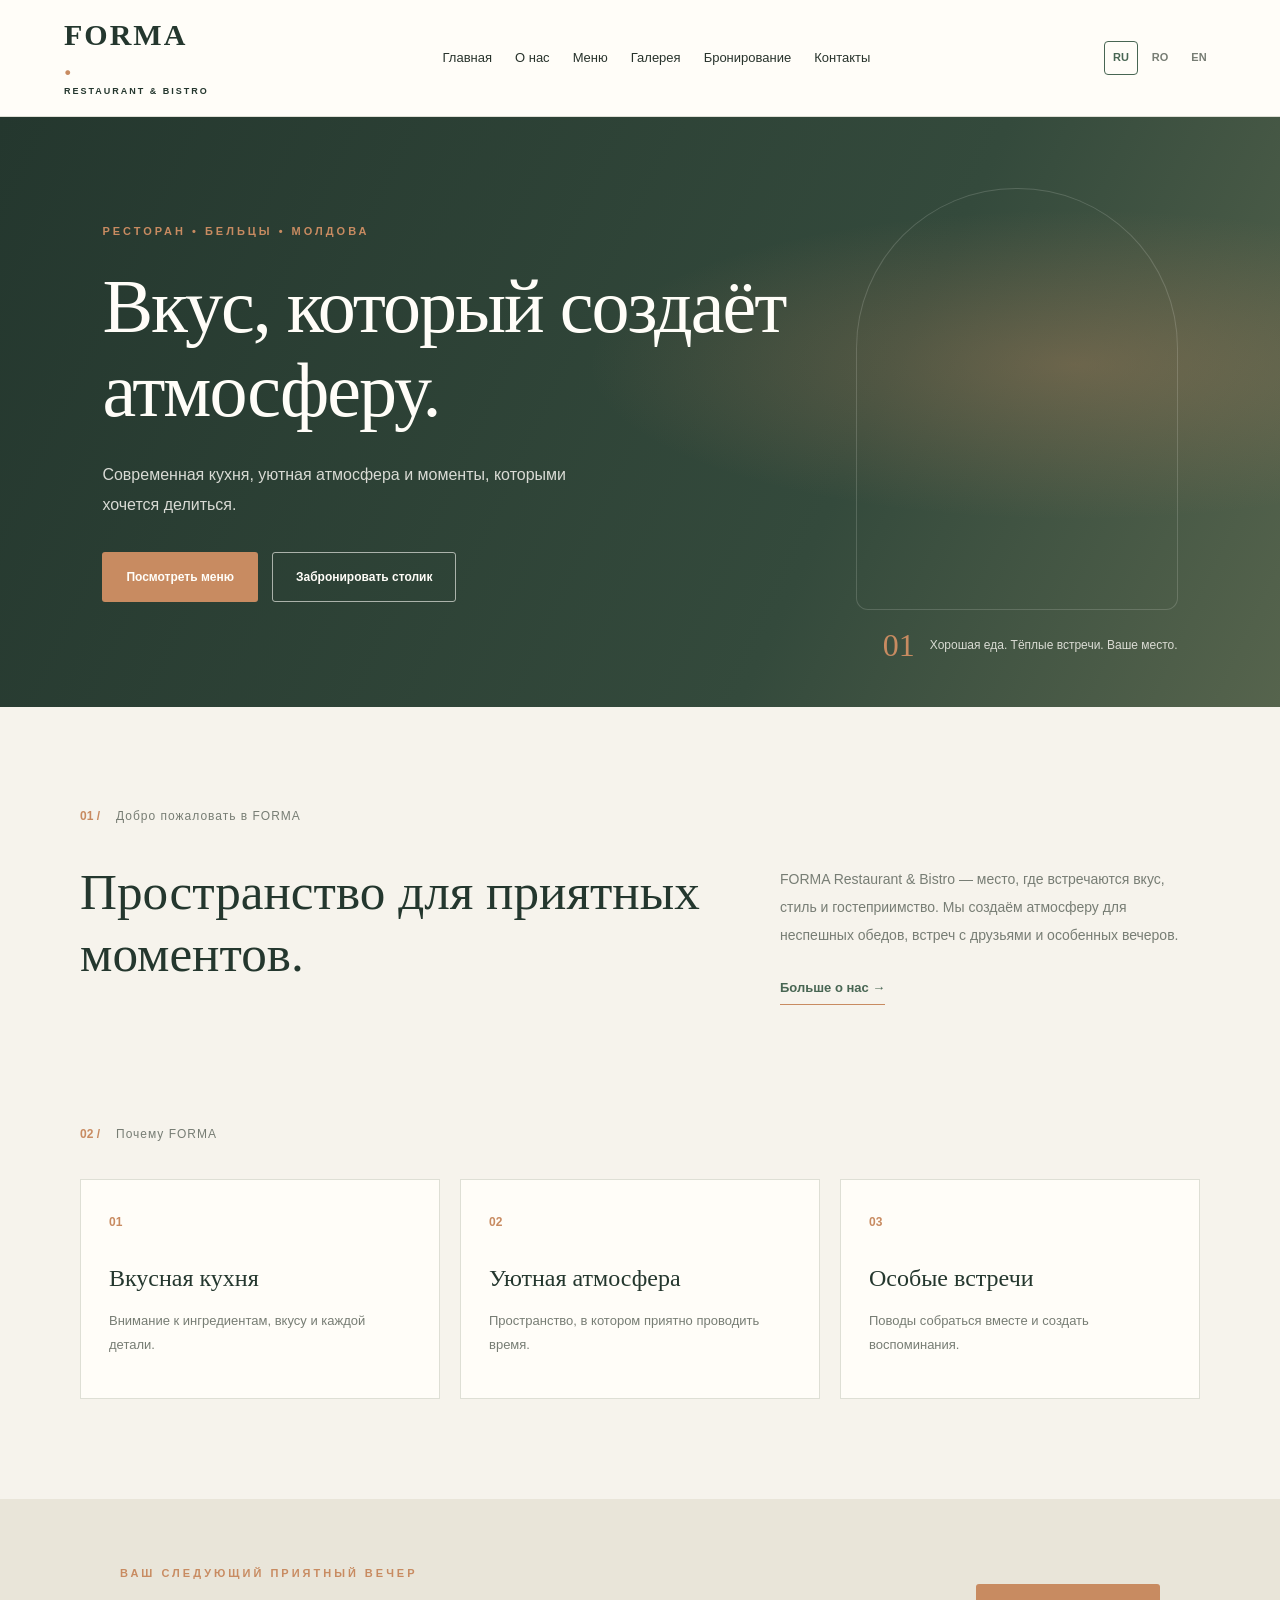
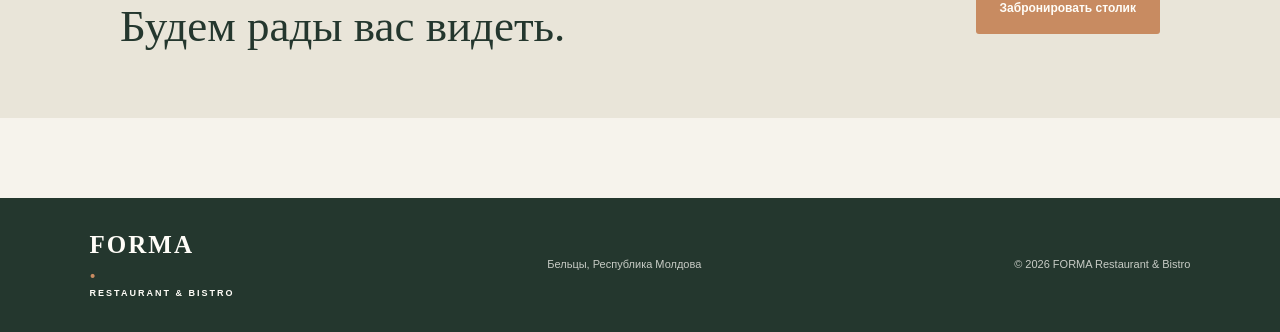
<file: index.html>
<!DOCTYPE html>
<html lang="ru">
<head>
    <meta charset="UTF-8">
    <meta name="viewport" content="width=device-width, initial-scale=1.0">
    <meta name="description"
          content="FORMA Restaurant & Bistro — ресторан современной кухни в Бельцах.">
    <title>FORMA Restaurant & Bistro | Bălți</title>
    <link rel="stylesheet" href="css/style.css">
    <script src="js/script.js" defer></script>
</head>
<body>
    <header class="site-header">
        <a class="logo" href="index.html" aria-label="FORMA — главная">
            FORMA<span>.</span>
            <small>RESTAURANT & BISTRO</small>
        </a>

        <nav class="main-nav" aria-label="Главная навигация">
            <a href="index.html" data-i18n="home">Главная</a>
            <a href="about.html" data-i18n="about">О нас</a>
            <a href="menu.html" data-i18n="menu">Меню</a>
            <a href="gallery.html" data-i18n="gallery">Галерея</a>
            <a href="booking.html" data-i18n="booking">Бронирование</a>
            <a href="contacts.html" data-i18n="contacts">Контакты</a>
        </nav>

        <div class="language-switcher" aria-label="Выбор языка">
            <button class="lang-btn active" data-lang="ru">RU</button>
            <button class="lang-btn" data-lang="ro">RO</button>
            <button class="lang-btn" data-lang="en">EN</button>
        </div>
    </header>

    <main>
        <section class="hero">
            <div class="hero-content">
                <p class="eyebrow" data-i18n="eyebrow">
                    РЕСТОРАН • БЕЛЬЦЫ • МОЛДОВА
                </p>

                <h1 data-i18n="heroTitle">
                    Вкус, который<br>создаёт атмосферу.
                </h1>

                <p class="hero-description" data-i18n="heroDescription">
                    Современная кухня, уютная атмосфера
                    и моменты, которыми хочется делиться.
                </p>

                <div class="hero-actions">
                    <a class="button button-primary"
                       href="menu.html"
                       data-i18n="viewMenu">
                        Посмотреть меню
                    </a>

                    <a class="button button-secondary"
                       href="booking.html"
                       data-i18n="bookTable">
                        Забронировать столик
                    </a>
                </div>
            </div>

            <div class="hero-note">
                <span class="hero-note-number">01</span>
                <p data-i18n="heroNote">
                    Хорошая еда. Тёплые встречи. Ваше место.
                </p>
            </div>
        </section>

        <section class="welcome section" id="welcome">
            <div class="section-label">
                <span>01 /</span>
                <p data-i18n="welcomeLabel">Добро пожаловать в FORMA</p>
            </div>

            <div class="welcome-content">
                <h2 data-i18n="welcomeTitle">
                    Пространство для<br>
                    приятных моментов.
                </h2>

                <div class="welcome-text">
                    <p data-i18n="welcomeDescription">
                        FORMA Restaurant & Bistro — место,
                        где встречаются вкус, стиль и гостеприимство.
                        Мы создаём атмосферу для неспешных обедов,
                        встреч с друзьями и особенных вечеров.
                    </p>

                    <a class="text-link"
                       href="about.html"
                       data-i18n="learnMore">
                        Больше о нас →
                    </a>
                </div>
            </div>
        </section>

        <section class="experience section">
            <div class="section-label">
                <span>02 /</span>
                <p data-i18n="experienceLabel">Почему FORMA</p>
            </div>

            <div class="experience-grid">
                <article class="experience-card">
                    <span class="card-number">01</span>
                    <h3 data-i18n="featureOneTitle">Вкусная кухня</h3>
                    <p data-i18n="featureOneText">
                        Внимание к ингредиентам, вкусу и каждой детали.
                    </p>
                </article>

                <article class="experience-card">
                    <span class="card-number">02</span>
                    <h3 data-i18n="featureTwoTitle">Уютная атмосфера</h3>
                    <p data-i18n="featureTwoText">
                        Пространство, в котором приятно проводить время.
                    </p>
                </article>

                <article class="experience-card">
                    <span class="card-number">03</span>
                    <h3 data-i18n="featureThreeTitle">Особые встречи</h3>
                    <p data-i18n="featureThreeText">
                        Поводы собраться вместе и создать воспоминания.
                    </p>
                </article>
            </div>
        </section>

        <section class="reservation-banner">
            <div>
                <p class="eyebrow" data-i18n="reservationEyebrow">
                    ВАШ СЛЕДУЮЩИЙ ПРИЯТНЫЙ ВЕЧЕР
                </p>
                <h2 data-i18n="reservationTitle">
                    Будем рады вас видеть.
                </h2>
            </div>

            <a class="button button-primary"
               href="booking.html"
               data-i18n="reservationButton">
                Забронировать столик
            </a>
        </section>
    </main>

    <footer class="site-footer">
        <a class="logo footer-logo" href="index.html">
            FORMA<span>.</span>
            <small>RESTAURANT & BISTRO</small>
        </a>

        <p data-i18n="footerLocation">Бельцы, Республика Молдова</p>

        <p>
            © <span id="current-year">2026</span>
            FORMA Restaurant & Bistro
        </p>
    </footer>
</body>
</html>
</file>
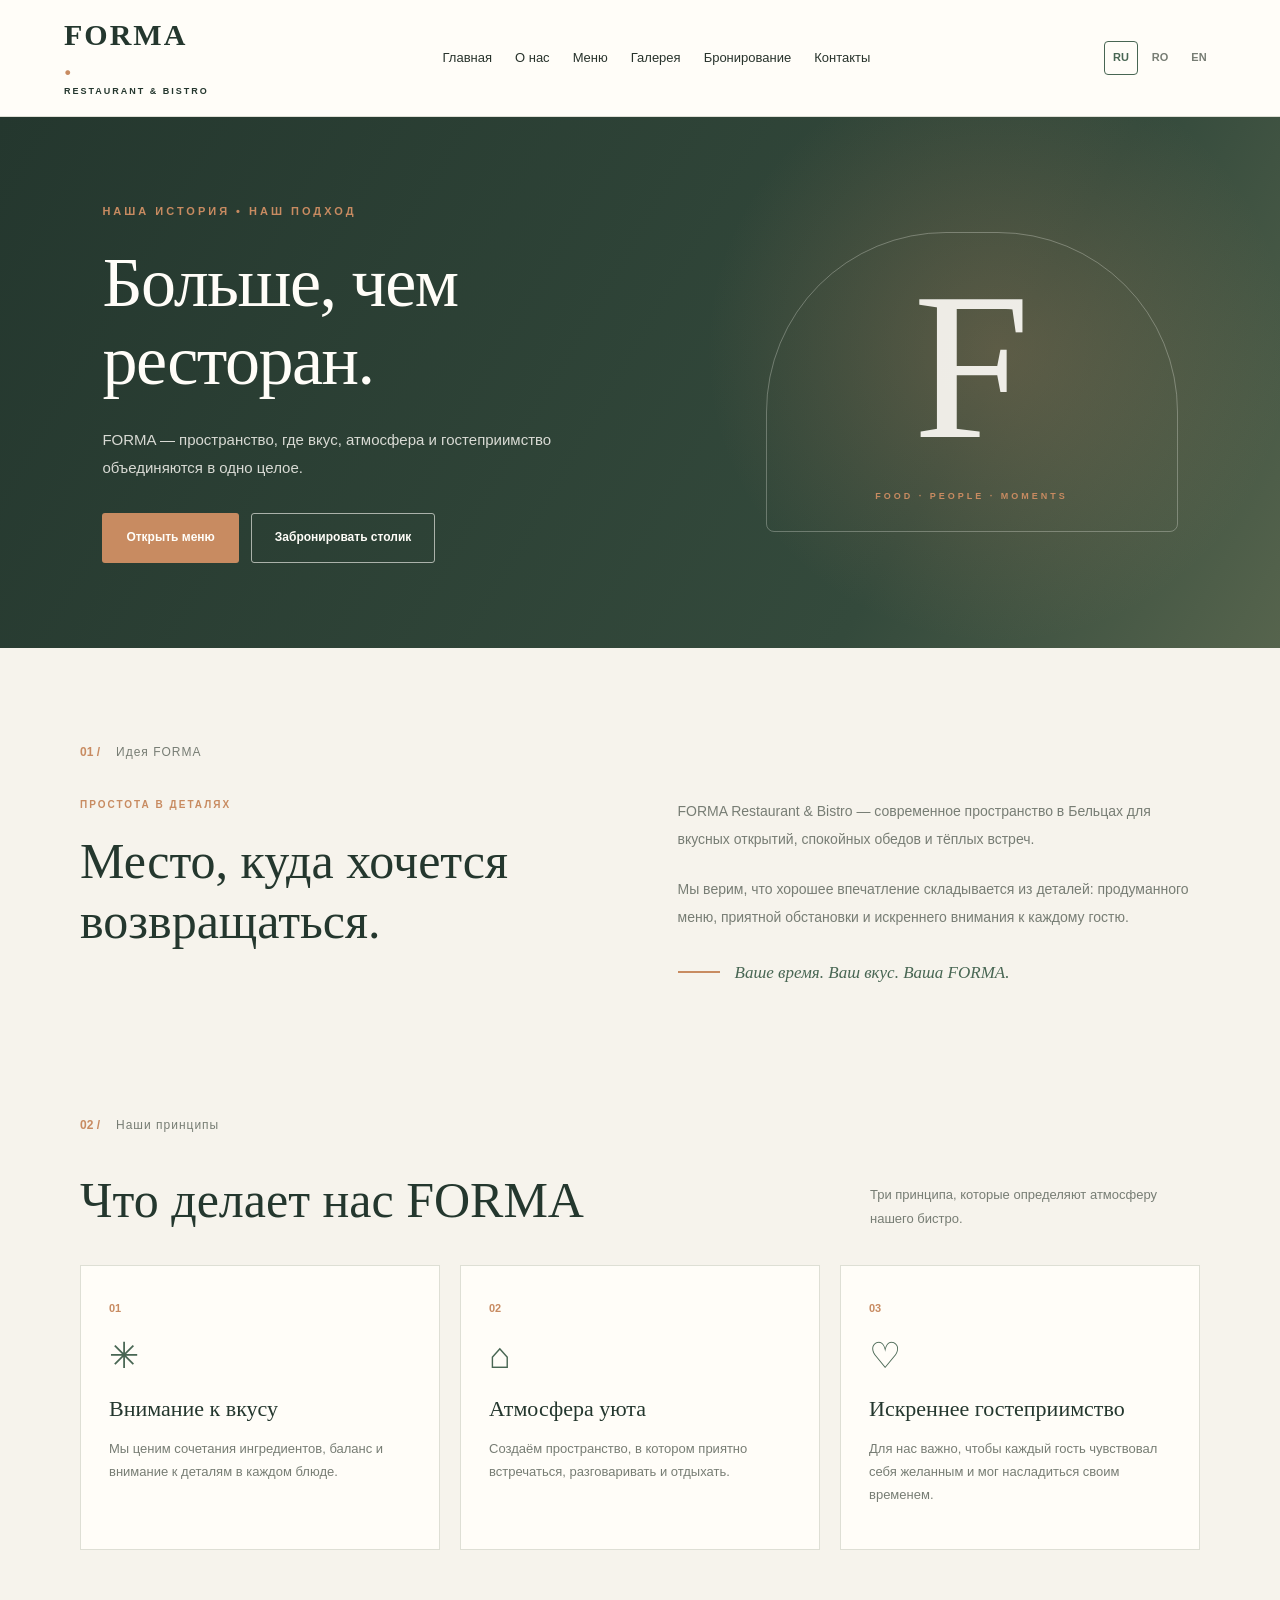
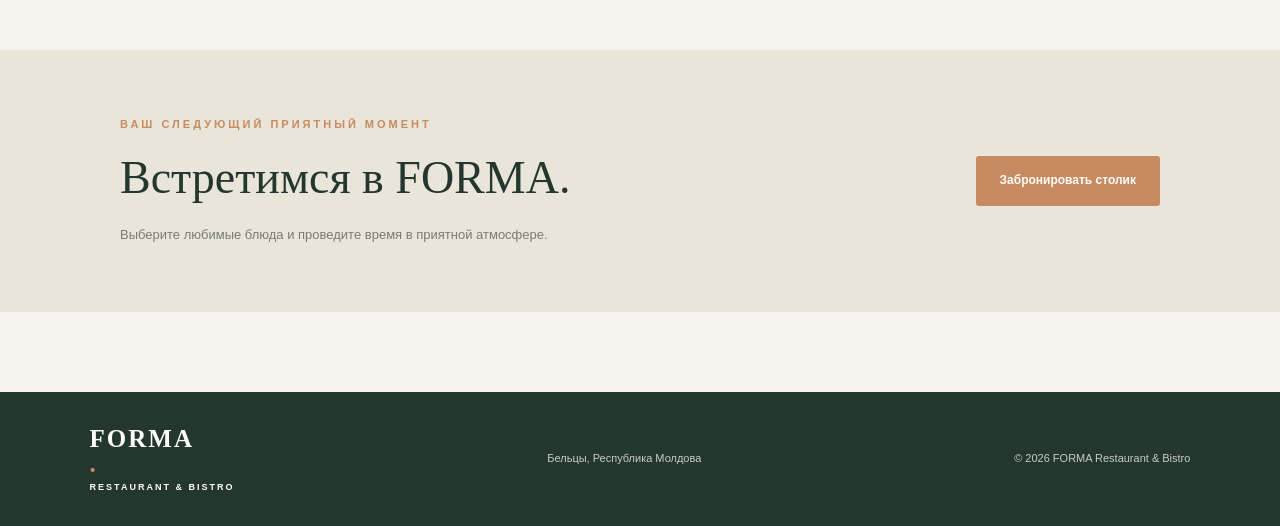
<file: about.html>
<!DOCTYPE html>
<html lang="ru">
<head>
    <meta charset="UTF-8">
    <meta name="viewport" content="width=device-width, initial-scale=1.0">
    <meta name="description"
          content="Узнайте больше о FORMA Restaurant & Bistro в Бельцах.">
    <title>О нас | FORMA Restaurant & Bistro</title>

    <link rel="stylesheet" href="css/style.css">
    <link rel="stylesheet" href="css/about.css">

    <script src="js/script.js" defer></script>
    <script src="js/about.js" defer></script>
</head>

<body>
    <header class="site-header">
        <a class="logo" href="index.html" aria-label="FORMA — главная">
            FORMA<span>.</span>
            <small>RESTAURANT & BISTRO</small>
        </a>

        <nav class="main-nav" aria-label="Главная навигация">
            <a href="index.html" data-i18n="home">Главная</a>
            <a href="about.html" data-i18n="about">О нас</a>
            <a href="menu.html" data-i18n="menu">Меню</a>
            <a href="gallery.html" data-i18n="gallery">Галерея</a>
            <a href="booking.html" data-i18n="booking">Бронирование</a>
            <a href="contacts.html" data-i18n="contacts">Контакты</a>
        </nav>

        <div class="language-switcher" aria-label="Выбор языка">
            <button class="lang-btn active" data-lang="ru"
                    aria-pressed="true">RU</button>
            <button class="lang-btn" data-lang="ro"
                    aria-pressed="false">RO</button>
            <button class="lang-btn" data-lang="en"
                    aria-pressed="false">EN</button>
        </div>
    </header>

    <main class="about-page">
        <section class="about-hero">
            <div class="about-hero-content">
                <p class="eyebrow" data-i18n="aboutEyebrow">
                    НАША ИСТОРИЯ • НАШ ПОДХОД
                </p>

                <h1 data-i18n="aboutTitle">
                    Больше, чем ресторан.
                </h1>

                <p class="about-lead" data-i18n="aboutLead">
                    FORMA — пространство, где вкус, атмосфера
                    и гостеприимство объединяются в одно целое.
                </p>

                <div class="about-actions">
                    <a class="button button-primary"
                       href="menu.html" data-i18n="aboutExplore">
                        Открыть меню
                    </a>

                    <a class="button button-secondary"
                       href="booking.html" data-i18n="aboutBook">
                        Забронировать столик
                    </a>
                </div>
            </div>

            <div class="about-hero-mark" aria-hidden="true">
                <span>F</span>
                <p>FOOD · PEOPLE · MOMENTS</p>
            </div>
        </section>

        <section class="about-story section">
            <div class="section-label">
                <span>01 /</span>
                <p data-i18n="aboutStoryLabel">Идея FORMA</p>
            </div>

            <div class="about-story-grid">
                <div class="about-story-heading">
                    <p class="about-mini-label"
                       data-i18n="aboutStorySmall">
                        ПРОСТОТА В ДЕТАЛЯХ
                    </p>

                    <h2 data-i18n="aboutStoryTitle">
                        Место, куда хочется возвращаться.
                    </h2>
                </div>

                <div class="about-story-copy">
                    <p data-i18n="aboutStoryTextOne">
                        FORMA Restaurant & Bistro — современное
                        пространство в Бельцах для вкусных открытий,
                        спокойных обедов и тёплых встреч.
                    </p>

                    <p data-i18n="aboutStoryTextTwo">
                        Мы верим, что хорошее впечатление складывается
                        из деталей: продуманного меню, приятной обстановки
                        и искреннего внимания к каждому гостю.
                    </p>

                    <div class="about-story-note">
                        <span class="about-note-line"></span>
                        <p data-i18n="aboutStoryNote">
                            Ваше время. Ваш вкус. Ваша FORMA.
                        </p>
                    </div>
                </div>
            </div>
        </section>

        <section class="about-values section">
            <div class="section-label">
                <span>02 /</span>
                <p data-i18n="aboutValuesLabel">Наши принципы</p>
            </div>

            <div class="about-values-heading">
                <h2 data-i18n="aboutValuesTitle">
                    Что делает нас FORMA
                </h2>

                <p data-i18n="aboutValuesDescription">
                    Три принципа, которые определяют атмосферу нашего бистро.
                </p>
            </div>

            <div class="about-values-grid">
                <article class="about-value-card">
                    <span class="about-value-number">01</span>
                    <div class="about-value-symbol" aria-hidden="true">✳</div>

                    <h3 data-i18n="aboutValueOneTitle">
                        Внимание к вкусу
                    </h3>

                    <p data-i18n="aboutValueOneText">
                        Мы ценим сочетания ингредиентов, баланс
                        и внимание к деталям в каждом блюде.
                    </p>
                </article>

                <article class="about-value-card">
                    <span class="about-value-number">02</span>
                    <div class="about-value-symbol" aria-hidden="true">⌂</div>

                    <h3 data-i18n="aboutValueTwoTitle">
                        Атмосфера уюта
                    </h3>

                    <p data-i18n="aboutValueTwoText">
                        Создаём пространство, в котором приятно
                        встречаться, разговаривать и отдыхать.
                    </p>
                </article>

                <article class="about-value-card">
                    <span class="about-value-number">03</span>
                    <div class="about-value-symbol" aria-hidden="true">♡</div>

                    <h3 data-i18n="aboutValueThreeTitle">
                        Искреннее гостеприимство
                    </h3>

                    <p data-i18n="aboutValueThreeText">
                        Для нас важно, чтобы каждый гость чувствовал
                        себя желанным и мог насладиться своим временем.
                    </p>
                </article>
            </div>
        </section>

        <section class="about-promise">
            <div class="about-promise-content">
                <p class="eyebrow" data-i18n="aboutPromiseEyebrow">
                    ВАШ СЛЕДУЮЩИЙ ПРИЯТНЫЙ МОМЕНТ
                </p>

                <h2 data-i18n="aboutPromiseTitle">
                    Встретимся в FORMA.
                </h2>

                <p data-i18n="aboutPromiseText">
                    Выберите любимые блюда и проведите время
                    в приятной атмосфере.
                </p>
            </div>

            <a class="button button-primary"
               href="booking.html" data-i18n="aboutPromiseButton">
                Забронировать столик
            </a>
        </section>
    </main>

    <footer class="site-footer">
        <a class="logo footer-logo" href="index.html">
            FORMA<span>.</span>
            <small>RESTAURANT & BISTRO</small>
        </a>

        <p data-i18n="footerLocation">Бельцы, Республика Молдова</p>

        <p>
            © <span id="current-year">2026</span>
            FORMA Restaurant & Bistro
        </p>
    </footer>
</body>
</html>
</file>
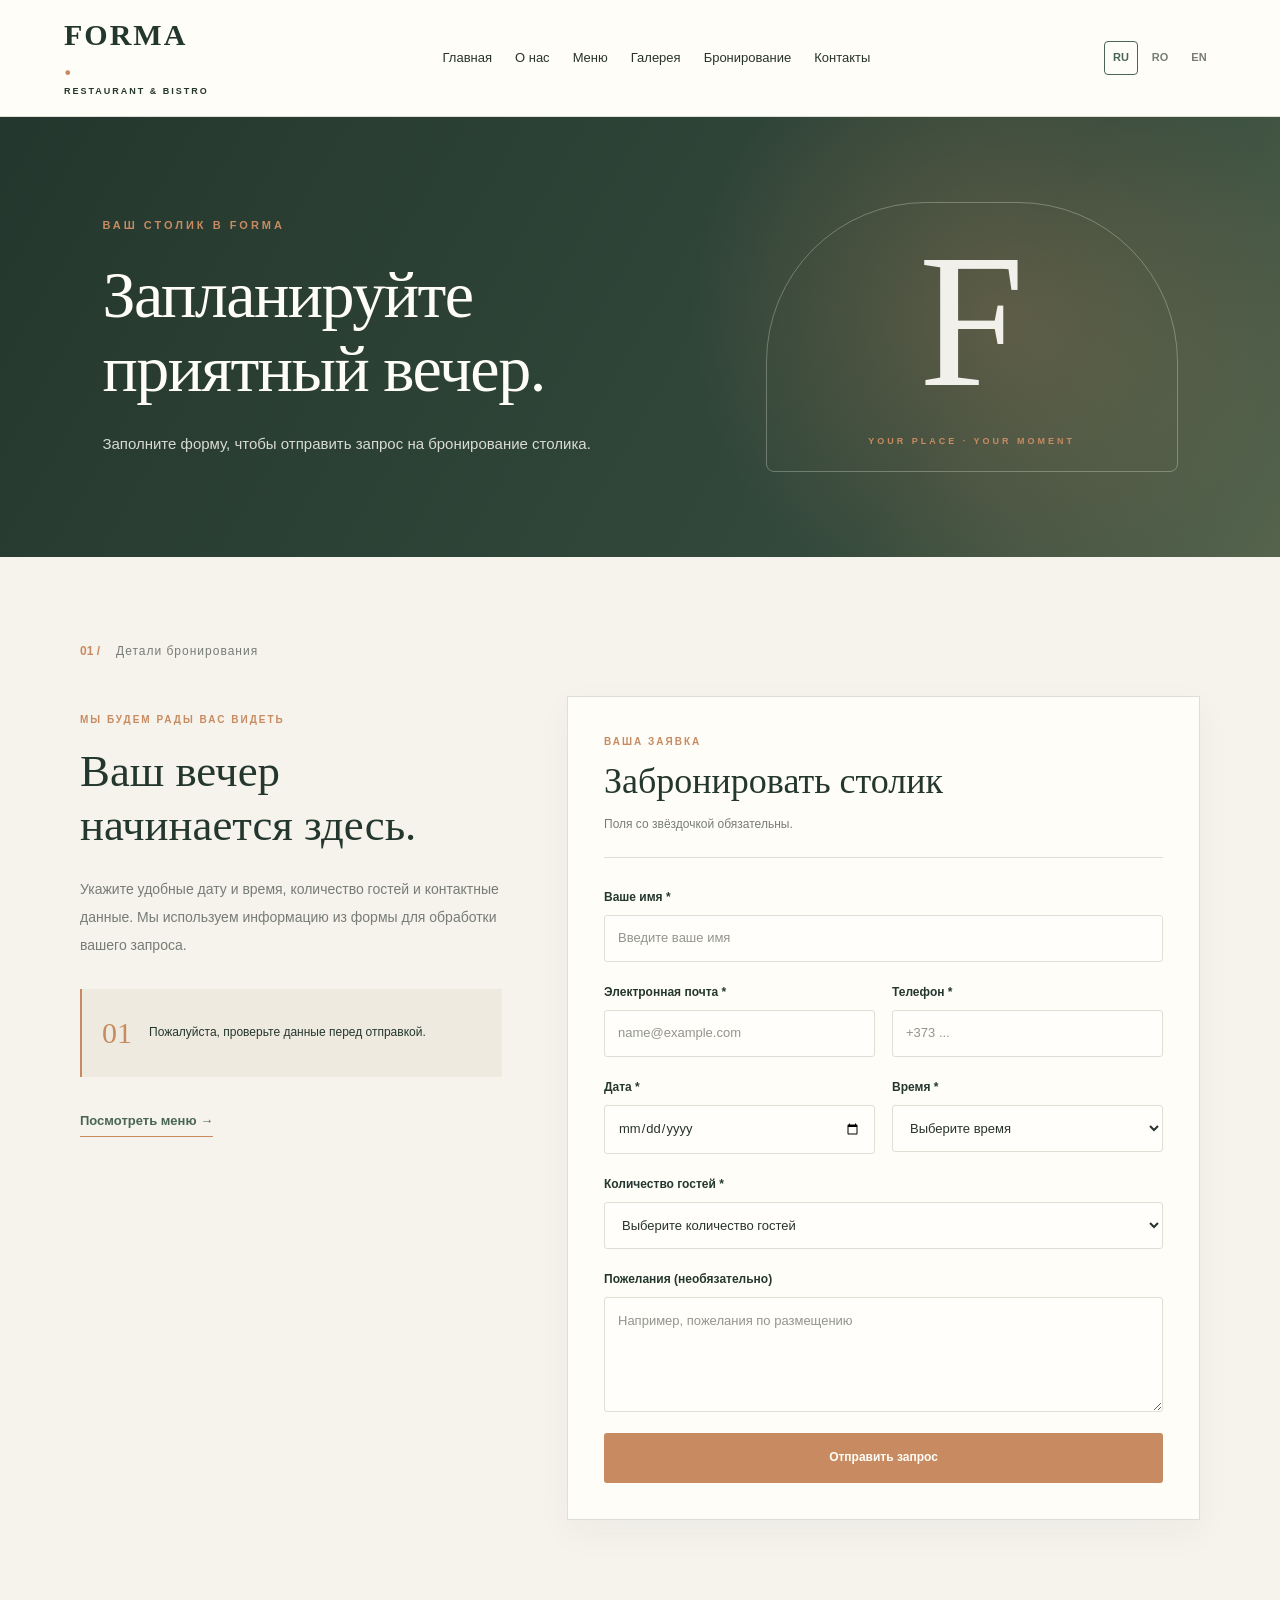
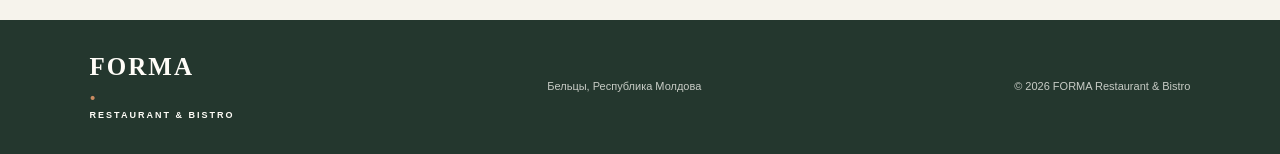
<file: booking.html>
<!DOCTYPE html>
<html lang="ru">
<head>
    <meta charset="UTF-8">
    <meta name="viewport" content="width=device-width, initial-scale=1.0">
    <meta name="description"
          content="Забронируйте столик в FORMA Restaurant & Bistro в Бельцах.">
    <title>Бронирование | FORMA Restaurant & Bistro</title>

    <link rel="stylesheet" href="css/style.css">
    <link rel="stylesheet" href="css/booking.css">

    <script src="js/script.js" defer></script>
    <script src="js/booking.js" defer></script>
</head>

<body>
    <header class="site-header">
        <a class="logo" href="index.html" aria-label="FORMA — главная">
            FORMA<span>.</span>
            <small>RESTAURANT & BISTRO</small>
        </a>

        <nav class="main-nav" aria-label="Главная навигация">
            <a href="index.html" data-i18n="home">Главная</a>
            <a href="about.html" data-i18n="about">О нас</a>
            <a href="menu.html" data-i18n="menu">Меню</a>
            <a href="gallery.html" data-i18n="gallery">Галерея</a>
            <a href="booking.html" data-i18n="booking">Бронирование</a>
            <a href="contacts.html" data-i18n="contacts">Контакты</a>
        </nav>

        <div class="language-switcher" aria-label="Выбор языка">
            <button class="lang-btn active" data-lang="ru"
                    aria-pressed="true">RU</button>
            <button class="lang-btn" data-lang="ro"
                    aria-pressed="false">RO</button>
            <button class="lang-btn" data-lang="en"
                    aria-pressed="false">EN</button>
        </div>
    </header>

    <main class="booking-page">
        <section class="booking-hero">
            <div class="booking-hero-content">
                <p class="eyebrow" data-i18n="bookingEyebrow">
                    ВАШ СТОЛИК В FORMA
                </p>

                <h1 data-i18n="bookingTitle">
                    Запланируйте приятный вечер.
                </h1>

                <p class="booking-lead" data-i18n="bookingLead">
                    Заполните форму, чтобы отправить запрос
                    на бронирование столика.
                </p>
            </div>

            <div class="booking-hero-mark" aria-hidden="true">
                <span>F</span>
                <p>YOUR PLACE · YOUR MOMENT</p>
            </div>
        </section>

        <section class="booking-section section">
            <div class="section-label">
                <span>01 /</span>
                <p data-i18n="bookingFormLabel">Детали бронирования</p>
            </div>

            <div class="booking-layout">
                <div class="booking-info">
                    <p class="booking-mini-label"
                       data-i18n="bookingInfoEyebrow">
                        МЫ БУДЕМ РАДЫ ВАС ВИДЕТЬ
                    </p>

                    <h2 data-i18n="bookingInfoTitle">
                        Ваш вечер начинается здесь.
                    </h2>

                    <p data-i18n="bookingInfoText">
                        Укажите удобные дату и время, количество гостей
                        и контактные данные. Мы используем информацию
                        из формы для обработки вашего запроса.
                    </p>

                    <div class="booking-info-note">
                        <span class="booking-info-number">01</span>
                        <p data-i18n="bookingInfoNote">
                            Пожалуйста, проверьте данные перед отправкой.
                        </p>
                    </div>

                    <a href="menu.html" class="text-link"
                       data-i18n="bookingMenuLink">
                        Посмотреть меню →
                    </a>
                </div>

                <div class="booking-form-panel">
                    <form id="booking-form">
                        <div class="booking-form-heading">
                            <p class="booking-mini-label"
                               data-i18n="bookingFormEyebrow">
                                ВАША ЗАЯВКА
                            </p>

                            <h2 data-i18n="bookingFormTitle">
                                Забронировать столик
                            </h2>

                            <p data-i18n="bookingRequiredNote">
                                Поля со звёздочкой обязательны.
                            </p>
                        </div>

                        <div class="booking-field">
                            <label for="booking-name"
                                   data-i18n="bookingNameLabel">
                                Ваше имя *
                            </label>

                            <input
                                type="text"
                                id="booking-name"
                                name="name"
                                autocomplete="name"
                                minlength="2"
                                maxlength="80"
                                placeholder="Введите ваше имя"
                                data-i18n-placeholder="bookingNamePlaceholder"
                                required
                            >
                        </div>

                        <div class="booking-field-row">
                            <div class="booking-field">
                                <label for="booking-email"
                                       data-i18n="bookingEmailLabel">
                                    Электронная почта *
                                </label>

                                <input
                                    type="email"
                                    id="booking-email"
                                    name="email"
                                    autocomplete="email"
                                    placeholder="name@example.com"
                                    required
                                >
                            </div>

                            <div class="booking-field">
                                <label for="booking-phone"
                                       data-i18n="bookingPhoneLabel">
                                    Телефон *
                                </label>

                                <input
                                    type="tel"
                                    id="booking-phone"
                                    name="phone"
                                    autocomplete="tel"
                                    minlength="6"
                                    maxlength="25"
                                    placeholder="+373 ..."
                                    required
                                >
                            </div>
                        </div>

                        <div class="booking-field-row">
                            <div class="booking-field">
                                <label for="booking-date"
                                       data-i18n="bookingDateLabel">
                                    Дата *
                                </label>

                                <input
                                    type="date"
                                    id="booking-date"
                                    name="date"
                                    required
                                >
                            </div>

                            <div class="booking-field">
                                <label for="booking-time"
                                       data-i18n="bookingTimeLabel">
                                    Время *
                                </label>

                                <select id="booking-time"
                                        name="time" required>
                                    <option value=""
                                            data-i18n="bookingTimePlaceholder">
                                        Выберите время
                                    </option>
                                    <option value="12:00">12:00</option>
                                    <option value="13:00">13:00</option>
                                    <option value="14:00">14:00</option>
                                    <option value="15:00">15:00</option>
                                    <option value="16:00">16:00</option>
                                    <option value="17:00">17:00</option>
                                    <option value="18:00">18:00</option>
                                    <option value="19:00">19:00</option>
                                    <option value="20:00">20:00</option>
                                    <option value="21:00">21:00</option>
                                </select>
                            </div>
                        </div>

                        <div class="booking-field">
                            <label for="booking-guests"
                                   data-i18n="bookingGuestsLabel">
                                Количество гостей *
                            </label>

                            <select id="booking-guests"
                                    name="guests" required>
                                <option value=""
                                        data-i18n="bookingGuestsPlaceholder">
                                    Выберите количество гостей
                                </option>
                                <option value="1">1</option>
                                <option value="2">2</option>
                                <option value="3">3</option>
                                <option value="4">4</option>
                                <option value="5">5</option>
                                <option value="6">6</option>
                                <option value="7">7</option>
                                <option value="8">8</option>
                            </select>
                        </div>

                        <div class="booking-field">
                            <label for="booking-message"
                                   data-i18n="bookingMessageLabel">
                                Пожелания (необязательно)
                            </label>

                            <textarea
                                id="booking-message"
                                name="message"
                                rows="4"
                                maxlength="500"
                                placeholder="Например, пожелания по размещению"
                                data-i18n-placeholder="bookingMessagePlaceholder"
                            ></textarea>
                        </div>

                        <button class="button button-primary booking-submit"
                                type="submit"
                                data-i18n="bookingSubmit">
                            Отправить запрос
                        </button>

                        <p class="booking-form-notice"
                           id="booking-form-notice"
                           role="status"
                           aria-live="polite"></p>
                    </form>
                </div>
            </div>
        </section>
    </main>

    <footer class="site-footer">
        <a class="logo footer-logo" href="index.html">
            FORMA<span>.</span>
            <small>RESTAURANT & BISTRO</small>
        </a>

        <p data-i18n="footerLocation">Бельцы, Республика Молдова</p>

        <p>
            © <span id="current-year">2026</span>
            FORMA Restaurant & Bistro
        </p>
    </footer>
</body>
</html>
</file>
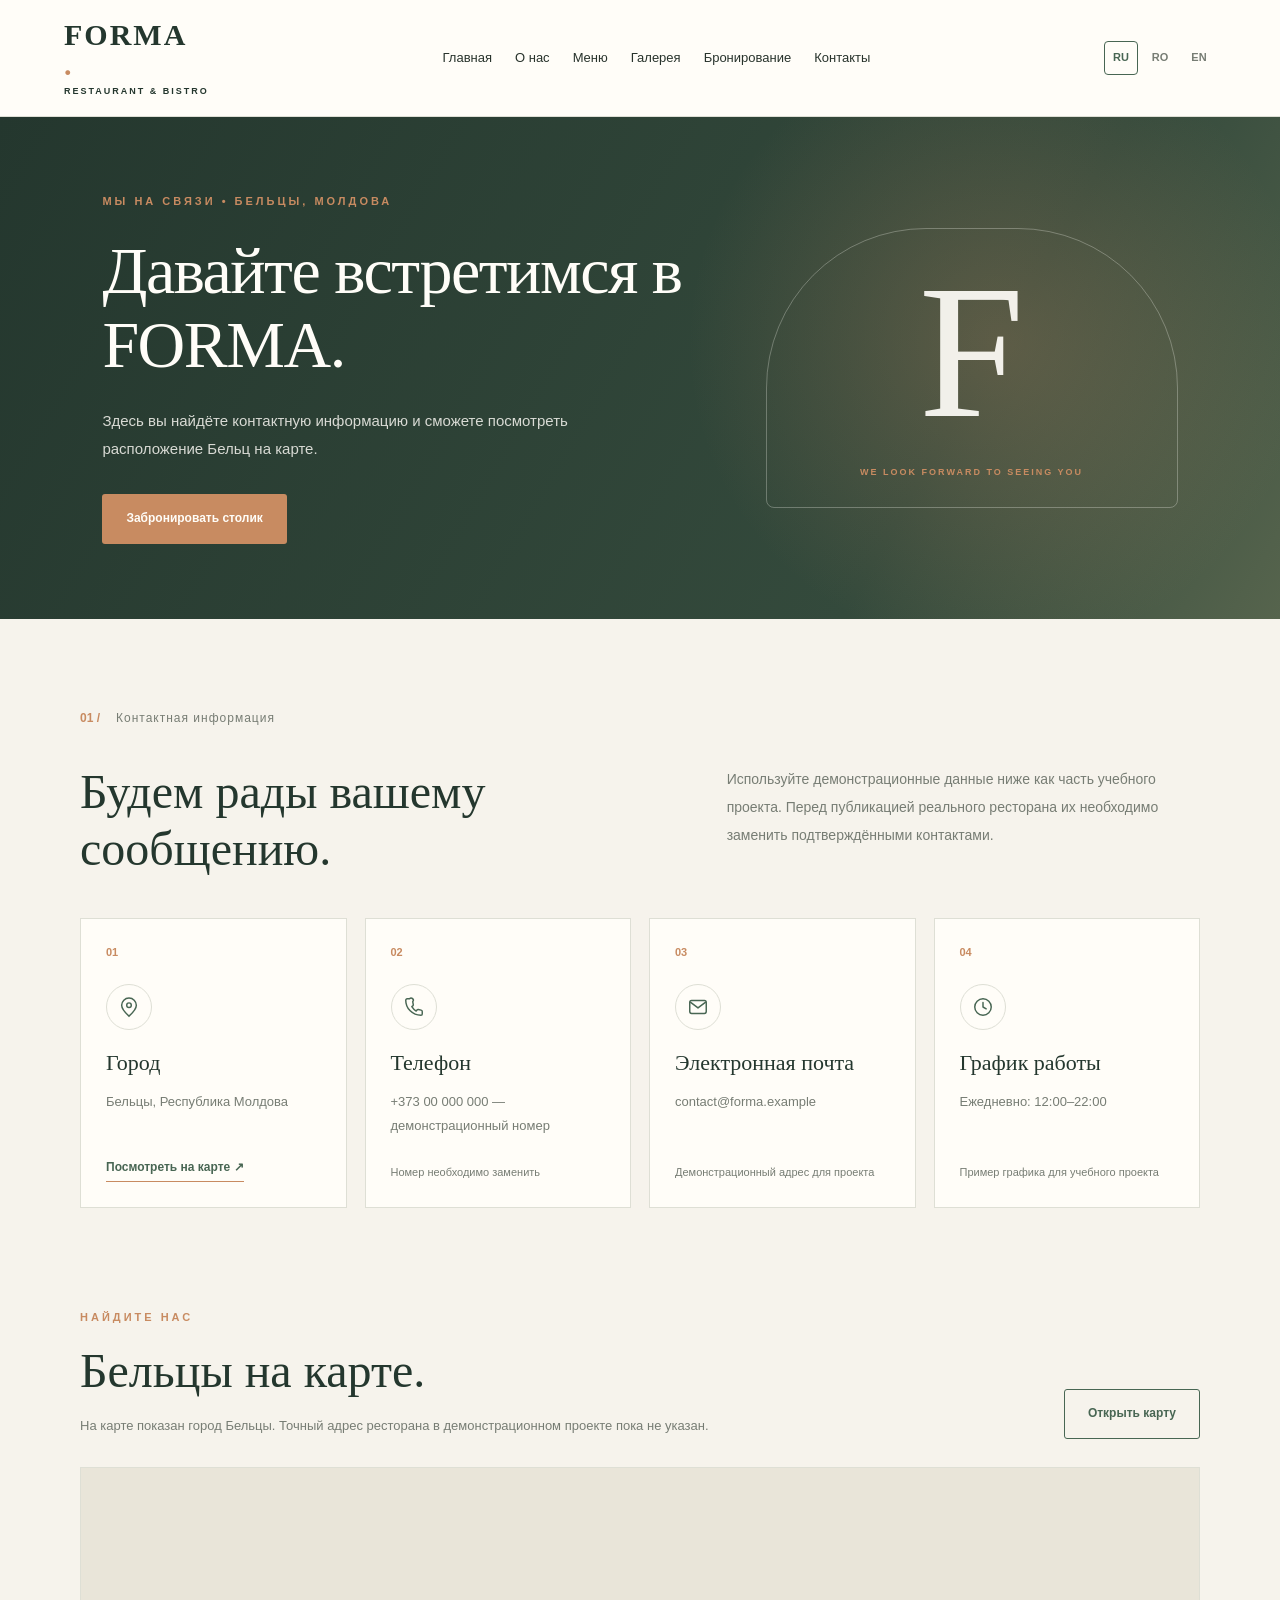
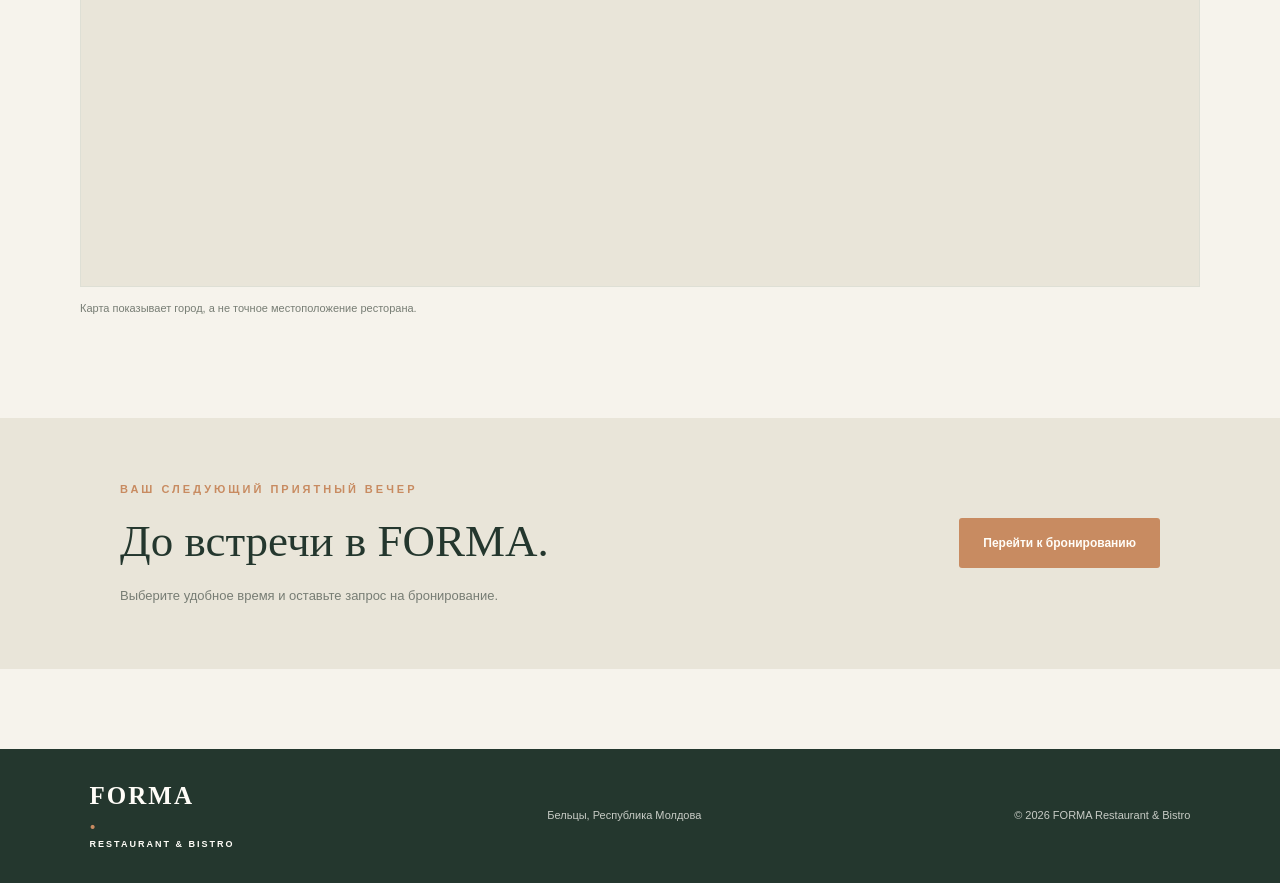
<file: contacts.html>
<!DOCTYPE html>
<html lang="ru">
<head>
    <meta charset="UTF-8">
    <meta name="viewport" content="width=device-width, initial-scale=1.0">
    <meta name="description"
          content="Контактная информация FORMA Restaurant & Bistro в Бельцах.">
    <title>Контакты | FORMA Restaurant & Bistro</title>

    <link rel="stylesheet" href="css/style.css">
    <link rel="stylesheet" href="css/contacts.css">

    <script src="js/script.js" defer></script>
    <script src="js/contacts.js" defer></script>
</head>

<body>
    <header class="site-header">
        <a class="logo" href="index.html" aria-label="FORMA — главная">
            FORMA<span>.</span>
            <small>RESTAURANT & BISTRO</small>
        </a>

        <nav class="main-nav" aria-label="Главная навигация">
            <a href="index.html" data-i18n="home">Главная</a>
            <a href="about.html" data-i18n="about">О нас</a>
            <a href="menu.html" data-i18n="menu">Меню</a>
            <a href="gallery.html" data-i18n="gallery">Галерея</a>
            <a href="booking.html" data-i18n="booking">Бронирование</a>
            <a href="contacts.html" data-i18n="contacts">Контакты</a>
        </nav>

        <div class="language-switcher" aria-label="Выбор языка">
            <button class="lang-btn active" data-lang="ru"
                    aria-pressed="true">RU</button>
            <button class="lang-btn" data-lang="ro"
                    aria-pressed="false">RO</button>
            <button class="lang-btn" data-lang="en"
                    aria-pressed="false">EN</button>
        </div>
    </header>

    <main class="contacts-page">
        <section class="contacts-hero">
            <div class="contacts-hero-content">
                <p class="eyebrow" data-i18n="contactsEyebrow">
                    МЫ НА СВЯЗИ • БЕЛЬЦЫ, МОЛДОВА
                </p>

                <h1 data-i18n="contactsTitle">
                    Давайте встретимся в FORMA.
                </h1>

                <p class="contacts-lead" data-i18n="contactsLead">
                    Здесь вы найдёте контактную информацию и сможете
                    посмотреть расположение Бельц на карте.
                </p>

                <a href="booking.html"
                   class="button button-primary"
                   data-i18n="contactsBookingButton">
                    Забронировать столик
                </a>
            </div>

            <div class="contacts-hero-mark" aria-hidden="true">
                <span>F</span>
                <p>WE LOOK FORWARD TO SEEING YOU</p>
            </div>
        </section>

        <section class="contacts-section section">
            <div class="section-label">
                <span>01 /</span>
                <p data-i18n="contactsInfoLabel">Контактная информация</p>
            </div>

            <div class="contacts-intro">
                <h2 data-i18n="contactsInfoTitle">
                    Будем рады вашему сообщению.
                </h2>

                <p data-i18n="contactsInfoText">
                    Используйте демонстрационные данные ниже как часть
                    учебного проекта. Перед публикацией реального ресторана
                    их необходимо заменить подтверждёнными контактами.
                </p>
            </div>

            <div class="contacts-cards">
                <article class="contact-card">
                    <span class="contact-card-number">01</span>

                    <div class="contact-card-icon" aria-hidden="true">
                        <svg viewBox="0 0 24 24" fill="none">
                            <path d="M20 10.2C20 15 12 22 12 22S4 15 4 10.2a8 8 0 1 1 16 0Z"
                                  stroke="currentColor"
                                  stroke-width="1.6"/>
                            <circle cx="12" cy="10" r="2.5"
                                    stroke="currentColor"
                                    stroke-width="1.6"/>
                        </svg>
                    </div>

                    <h3 data-i18n="contactsAddressTitle">Город</h3>

                    <p data-i18n="contactsAddress">
                        Бельцы, Республика Молдова
                    </p>

                    <a href="https://www.google.com/maps/search/?api=1&query=B%C4%83l%C8%9Bi%2C%20Moldova"
                       target="_blank"
                       rel="noopener noreferrer"
                       class="contact-card-link"
                       data-i18n="contactsMapLink">
                        Посмотреть на карте ↗
                    </a>
                </article>

                <article class="contact-card">
                    <span class="contact-card-number">02</span>

                    <div class="contact-card-icon" aria-hidden="true">
                        <svg viewBox="0 0 24 24" fill="none">
                            <path d="M7.1 3H4.5A1.5 1.5 0 0 0 3 4.5C3 13.6 10.4 21 19.5 21a1.5 1.5 0 0 0 1.5-1.5v-2.6a1.5 1.5 0 0 0-1.2-1.47l-3.1-.62a1.5 1.5 0 0 0-1.43.5l-.9 1.1a14.2 14.2 0 0 1-4.76-4.76l1.1-.9a1.5 1.5 0 0 0 .5-1.43l-.62-3.1A1.5 1.5 0 0 0 7.1 3Z"
                                  stroke="currentColor"
                                  stroke-width="1.6"
                                  stroke-linejoin="round"/>
                        </svg>
                    </div>

                    <h3 data-i18n="contactsPhoneTitle">Телефон</h3>

                    <p data-i18n="contactsPhone">
                        +373 00 000 000 — демонстрационный номер
                    </p>

                    <span class="contact-card-note"
                          data-i18n="contactsPhoneNote">
                        Номер необходимо заменить
                    </span>
                </article>

                <article class="contact-card">
                    <span class="contact-card-number">03</span>

                    <div class="contact-card-icon" aria-hidden="true">
                        <svg viewBox="0 0 24 24" fill="none">
                            <rect x="3" y="5" width="18" height="14" rx="2"
                                  stroke="currentColor"
                                  stroke-width="1.6"/>
                            <path d="m4 7 8 6 8-6"
                                  stroke="currentColor"
                                  stroke-width="1.6"
                                  stroke-linecap="round"
                                  stroke-linejoin="round"/>
                        </svg>
                    </div>

                    <h3 data-i18n="contactsEmailTitle">Электронная почта</h3>

                    <p>contact@forma.example</p>

                    <span class="contact-card-note"
                          data-i18n="contactsEmailNote">
                        Демонстрационный адрес для проекта
                    </span>
                </article>

                <article class="contact-card">
                    <span class="contact-card-number">04</span>

                    <div class="contact-card-icon" aria-hidden="true">
                        <svg viewBox="0 0 24 24" fill="none">
                            <circle cx="12" cy="12" r="9"
                                    stroke="currentColor"
                                    stroke-width="1.6"/>
                            <path d="M12 7v5l3.5 2"
                                  stroke="currentColor"
                                  stroke-width="1.6"
                                  stroke-linecap="round"
                                  stroke-linejoin="round"/>
                        </svg>
                    </div>

                    <h3 data-i18n="contactsHoursTitle">График работы</h3>

                    <p data-i18n="contactsHours">
                        Ежедневно: 12:00–22:00
                    </p>

                    <span class="contact-card-note"
                          data-i18n="contactsHoursNote">
                        Пример графика для учебного проекта
                    </span>
                </article>
            </div>
        </section>

        <section class="contacts-map-section">
            <div class="contacts-map-heading">
                <div>
                    <p class="eyebrow" data-i18n="contactsMapEyebrow">
                        НАЙДИТЕ НАС
                    </p>

                    <h2 data-i18n="contactsMapTitle">
                        Бельцы на карте.
                    </h2>

                    <p data-i18n="contactsMapText">
                        На карте показан город Бельцы. Точный адрес ресторана
                        в демонстрационном проекте пока не указан.
                    </p>
                </div>

                <a href="https://www.google.com/maps/search/?api=1&query=B%C4%83l%C8%9Bi%2C%20Moldova"
                   target="_blank"
                   rel="noopener noreferrer"
                   class="button button-secondary contacts-map-button"
                   data-i18n="contactsOpenMap">
                    Открыть карту
                </a>
            </div>

            <div class="contacts-map-frame">
                <iframe
                    src="https://www.google.com/maps?q=B%C4%83l%C8%9Bi%2C%20Moldova&output=embed"
                    title="Карта города Бельцы, Республика Молдова"
                    loading="lazy"
                    referrerpolicy="no-referrer-when-downgrade"
                    allowfullscreen>
                </iframe>
            </div>

            <p class="contacts-map-caption"
               data-i18n="contactsMapCaption">
                Карта показывает город, а не точное местоположение ресторана.
            </p>
        </section>

        <section class="contacts-cta">
            <div>
                <p class="eyebrow" data-i18n="contactsCtaEyebrow">
                    ВАШ СЛЕДУЮЩИЙ ПРИЯТНЫЙ ВЕЧЕР
                </p>

                <h2 data-i18n="contactsCtaTitle">
                    До встречи в FORMA.
                </h2>

                <p data-i18n="contactsCtaText">
                    Выберите удобное время и оставьте запрос на бронирование.
                </p>
            </div>

            <a href="booking.html"
               class="button button-primary"
               data-i18n="contactsCtaButton">
                Перейти к бронированию
            </a>
        </section>
    </main>

    <footer class="site-footer">
        <a class="logo footer-logo" href="index.html">
            FORMA<span>.</span>
            <small>RESTAURANT & BISTRO</small>
        </a>

        <p data-i18n="footerLocation">Бельцы, Республика Молдова</p>

        <p>
            © <span id="current-year">2026</span>
            FORMA Restaurant & Bistro
        </p>
    </footer>
</body>
</html>
</file>
<file: css/style.css>
/* ========================================
   FORMA Restaurant & Bistro
   Основные стили и адаптивная вёрстка
======================================== */

:root {
    --color-bg: #f6f3ec;
    --color-surface: #fffdf8;
    --color-dark: #24372e;
    --color-green: #486653;
    --color-accent: #c88b61;
    --color-text: #28332c;
    --color-muted: #777d74;
    --color-border: #dedfd5;
    --font-main: Arial, Helvetica, sans-serif;
    --content-width: 1200px;
}

* {
    box-sizing: border-box;
}

html {
    scroll-behavior: smooth;
}

body {
    margin: 0;
    background: var(--color-bg);
    color: var(--color-text);
    font-family: var(--font-main);
    line-height: 1.6;
}

a {
    color: inherit;
    text-decoration: none;
}

button {
    font: inherit;
}

button,
a {
    -webkit-tap-highlight-color: transparent;
}

button:focus-visible,
a:focus-visible {
    outline: 3px solid var(--color-accent);
    outline-offset: 4px;
}

/* Шапка сайта */

.site-header {
    min-height: 94px;
    padding: 20px max(5%, calc((100% - var(--content-width)) / 2));
    display: flex;
    align-items: center;
    justify-content: space-between;
    gap: 28px;
    background: var(--color-surface);
    border-bottom: 1px solid var(--color-border);
}

.logo {
    display: inline-flex;
    flex-direction: column;
    flex-shrink: 0;
    color: var(--color-dark);
    font-family: Georgia, "Times New Roman", serif;
    font-size: 30px;
    font-weight: 700;
    letter-spacing: 2px;
    line-height: 1;
}

.logo span {
    display: inline;
    color: var(--color-accent);
}

.logo small {
    margin-top: 7px;
    font-family: var(--font-main);
    font-size: 9px;
    font-weight: 600;
    letter-spacing: 2px;
}

.main-nav {
    display: flex;
    align-items: center;
    justify-content: center;
    gap: 23px;
}

.main-nav a {
    padding: 8px 0;
    color: var(--color-text);
    font-size: 13px;
    transition: color 0.2s ease;
}

.main-nav a:hover {
    color: var(--color-accent);
}

.language-switcher {
    display: flex;
    align-items: center;
    gap: 5px;
    flex-shrink: 0;
}

.lang-btn {
    min-width: 34px;
    padding: 7px 5px;
    border: 1px solid transparent;
    border-radius: 4px;
    background: transparent;
    color: var(--color-muted);
    cursor: pointer;
    font-size: 11px;
    font-weight: 700;
}

.lang-btn:hover,
.lang-btn.active {
    border-color: var(--color-green);
    color: var(--color-green);
}

/* Главный экран */

.hero {
    position: relative;
    display: flex;
    align-items: center;
    min-height: 590px;
    padding: 90px max(8%, calc((100% - 1120px) / 2));
    overflow: hidden;
    background:
        radial-gradient(
            ellipse at 84% 42%,
            rgba(200, 139, 97, 0.33),
            transparent 32%
        ),
        linear-gradient(115deg, #24372e 0%, #344a3c 65%, #56644d 100%);
    color: #fffdf8;
}

.hero::after {
    position: absolute;
    top: 12%;
    right: 8%;
    width: 320px;
    height: 420px;
    border: 1px solid rgba(255, 253, 248, 0.16);
    border-radius: 160px 160px 12px 12px;
    content: "";
    pointer-events: none;
}

.hero-content {
    position: relative;
    z-index: 1;
    max-width: 710px;
}

.eyebrow {
    margin: 0 0 24px;
    color: var(--color-accent);
    font-size: 11px;
    font-weight: 700;
    letter-spacing: 3px;
    line-height: 1.8;
}

.hero h1 {
    margin: 0;
    font-family: Georgia, "Times New Roman", serif;
    font-size: clamp(42px, 6vw, 76px);
    font-weight: 400;
    letter-spacing: -2px;
    line-height: 1.1;
}

.hero-description {
    max-width: 475px;
    margin: 27px 0 32px;
    color: rgba(255, 253, 248, 0.82);
    font-size: 16px;
    line-height: 1.9;
}

.hero-actions {
    display: flex;
    flex-wrap: wrap;
    gap: 14px;
}

.button {
    display: inline-flex;
    min-height: 50px;
    align-items: center;
    justify-content: center;
    padding: 13px 23px;
    border: 1px solid transparent;
    border-radius: 3px;
    font-size: 12px;
    font-weight: 700;
    text-align: center;
    transition:
        background 0.2s ease,
        color 0.2s ease,
        transform 0.2s ease;
}

.button:hover {
    transform: translateY(-2px);
}

.button-primary {
    background: var(--color-accent);
    color: #fffdf8;
}

.button-primary:hover {
    background: #b7764c;
}

.button-secondary {
    border-color: rgba(255, 253, 248, 0.6);
    color: #fffdf8;
}

.button-secondary:hover {
    background: rgba(255, 253, 248, 0.1);
}

.hero-note {
    position: absolute;
    z-index: 1;
    right: 8%;
    bottom: 36px;
    display: flex;
    max-width: 300px;
    align-items: center;
    gap: 15px;
    color: rgba(255, 253, 248, 0.8);
    font-size: 12px;
}

.hero-note-number {
    color: var(--color-accent);
    font-family: Georgia, "Times New Roman", serif;
    font-size: 32px;
}

.hero-note p {
    margin: 0;
}

/* Общие секции */

.section {
    max-width: var(--content-width);
    margin: 0 auto;
    padding: 100px 40px;
}

.section-label {
    display: flex;
    align-items: center;
    gap: 16px;
    margin-bottom: 35px;
}

.section-label span {
    color: var(--color-accent);
    font-size: 12px;
    font-weight: 700;
}

.section-label p {
    margin: 0;
    color: var(--color-muted);
    font-size: 12px;
    letter-spacing: 1px;
}

.welcome-content {
    display: grid;
    grid-template-columns: 1.2fr 0.8fr;
    gap: 70px;
    align-items: start;
}

.welcome h2,
.reservation-banner h2 {
    margin: 0;
    color: var(--color-dark);
    font-family: Georgia, "Times New Roman", serif;
    font-size: clamp(34px, 4vw, 52px);
    font-weight: 400;
    line-height: 1.2;
}

.welcome-text {
    padding-top: 4px;
}

.welcome-text p {
    margin: 0 0 25px;
    color: var(--color-muted);
    font-size: 14px;
    line-height: 2;
}

.text-link {
    display: inline-block;
    padding-bottom: 5px;
    border-bottom: 1px solid var(--color-accent);
    color: var(--color-green);
    font-size: 13px;
    font-weight: 700;
}

.text-link:hover {
    color: var(--color-accent);
}

/* Карточки преимуществ */

.experience {
    padding-top: 20px;
}

.experience-grid {
    display: grid;
    grid-template-columns: repeat(3, minmax(0, 1fr));
    gap: 20px;
}

.experience-card {
    min-height: 220px;
    padding: 28px;
    border: 1px solid var(--color-border);
    background: var(--color-surface);
    transition:
        transform 0.2s ease,
        box-shadow 0.2s ease;
}

.experience-card:hover {
    transform: translateY(-4px);
    box-shadow: 0 12px 30px rgba(36, 55, 46, 0.08);
}

.card-number {
    color: var(--color-accent);
    font-size: 12px;
    font-weight: 700;
}

.experience-card h3 {
    margin: 25px 0 12px;
    color: var(--color-dark);
    font-family: Georgia, "Times New Roman", serif;
    font-size: 24px;
    font-weight: 400;
}

.experience-card p {
    margin: 0;
    color: var(--color-muted);
    font-size: 13px;
    line-height: 1.8;
}

/* Баннер бронирования */

.reservation-banner {
    display: flex;
    align-items: center;
    justify-content: space-between;
    gap: 35px;
        margin: 0 auto 80px;
    padding: 65px max(8%, calc((100% - 1040px) / 2));
    background: #e9e5d9;
}

.reservation-banner .eyebrow {
    margin-bottom: 15px;
}

.reservation-banner h2 {
    font-size: clamp(30px, 4vw, 45px);
}

.reservation-banner .button {
    flex-shrink: 0;
}

/* Подвал сайта */

.site-footer {
    display: flex;
    align-items: center;
    justify-content: space-between;
    gap: 25px;
    padding: 34px 7%;
    background: var(--color-dark);
    color: rgba(255, 253, 248, 0.75);
    font-size: 11px;
}

.footer-logo {
    color: #fffdf8;
    font-size: 25px;
}

.site-footer p {
    margin: 0;
}

/* Адаптация под планшеты */

@media (max-width: 1050px) {
    .site-header {
        flex-wrap: wrap;
        gap: 18px;
    }

    .main-nav {
        order: 3;
        width: 100%;
        flex-wrap: wrap;
        justify-content: flex-start;
        gap: 10px 22px;
    }

    .welcome-content {
        gap: 35px;
    }

    .hero::after {
        right: -100px;
    }
}

/* Адаптация под телефоны */

@media (max-width: 700px) {
    .site-header {
        padding: 20px 6%;
    }

    .logo {
        font-size: 26px;
    }

    .main-nav {
        gap: 8px 16px;
    }

    .main-nav a {
        font-size: 12px;
    }

    .hero {
        min-height: 550px;
        padding: 75px 7% 120px;
    }

    .hero h1 {
        font-size: clamp(39px, 10vw, 57px);
        letter-spacing: -1px;
    }

    .hero-description {
        font-size: 14px;
    }

    .hero::after {
        top: 15%;
        right: -185px;
        opacity: 0.7;
    }

    .hero-actions {
        align-items: stretch;
        flex-direction: column;
    }

    .hero-actions .button {
        width: 100%;
    }

    .section {
        padding: 70px 7%;
    }

    .welcome-content {
        grid-template-columns: 1fr;
        gap: 25px;
    }

    .experience-grid {
        grid-template-columns: 1fr;
    }

    .experience-card {
        min-height: 180px;
    }

    .experience-card h3 {
        margin-top: 17px;
    }

    .reservation-banner {
        align-items: flex-start;
        flex-direction: column;
        margin-bottom: 50px;
        padding: 50px 7%;
    }

    .site-footer {
        align-items: flex-start;
        flex-direction: column;
        gap: 18px;
        padding: 35px 7%;
    }
}

/* Учитываем настройки уменьшения анимации */

@media (prefers-reduced-motion: reduce) {
    html {
        scroll-behavior: auto;
    }

    *,
    *::before,
    *::after {
        transition-duration: 0.01ms !important;
    }
}

/* Фотография на главном экране */

.hero::after {
    background-image: url("https://images.unsplash.com/photo-1414235077428-338989a2e8c0?auto=format&fit=crop&w=900&q=85");
    background-size: cover;
    background-position: center;
}
/* Улучшение мобильной версии */

@media (max-width: 700px) {
    /* Скрываем декоративную фотографию,
       чтобы она не перекрывала текст и кнопки */
    .hero::after {
        display: none;
    }

    /* Располагаем навигацию в две колонки */
    .main-nav {
        display: grid;
        grid-template-columns: repeat(2, minmax(0, 1fr));
        align-items: center;
        gap: 8px 16px;
    }
}
</file>
<file: css/about.css>
/* ========================================
   FORMA Restaurant & Bistro
   Стили страницы «О нас»
======================================== */

/* Главный блок страницы */

.about-hero {
    position: relative;
    display: grid;
    grid-template-columns: minmax(0, 1.2fr) minmax(220px, 0.8fr);
    align-items: center;
    gap: 45px;
    min-height: 510px;
    padding: 85px max(8%, calc((100% - 1120px) / 2));
    overflow: hidden;
    background:
        radial-gradient(
            circle at 78% 44%,
            rgba(200, 139, 97, 0.28),
            transparent 28%
        ),
        linear-gradient(120deg, #24372e, #344a3c 72%, #56644d);
    color: var(--color-surface);
}

.about-hero-content {
    position: relative;
    z-index: 1;
    max-width: 650px;
}

.about-hero .eyebrow {
    margin-bottom: 22px;
}

.about-hero h1 {
    margin: 0;
    font-family: Georgia, "Times New Roman", serif;
    font-size: clamp(42px, 5.5vw, 70px);
    font-weight: 400;
    letter-spacing: -1.5px;
    line-height: 1.12;
}

.about-lead {
    max-width: 510px;
    margin: 25px 0 30px;
    color: rgba(255, 253, 248, 0.82);
    font-size: 15px;
    line-height: 1.9;
}

.about-actions {
    display: flex;
    flex-wrap: wrap;
    gap: 12px;
}

/* Декоративный знак FORMA */

.about-hero-mark {
    display: flex;
    min-height: 300px;
    flex-direction: column;
    align-items: center;
    justify-content: center;
    border: 1px solid rgba(255, 253, 248, 0.28);
    border-radius: 180px 180px 8px 8px;
    color: rgba(255, 253, 248, 0.9);
}

.about-hero-mark span {
    font-family: Georgia, "Times New Roman", serif;
    font-size: clamp(120px, 17vw, 210px);
    font-weight: 400;
    line-height: 1;
}

.about-hero-mark p {
    margin: 18px 0 0;
    color: var(--color-accent);
    font-size: 9px;
    font-weight: 700;
    letter-spacing: 3px;
    text-align: center;
}

/* История ресторана */

.about-story {
    padding-top: 95px;
    padding-bottom: 95px;
}

.about-story-grid {
    display: grid;
    grid-template-columns: 1fr 1fr;
    align-items: start;
    gap: 75px;
}

.about-mini-label {
    margin: 0 0 18px;
    color: var(--color-accent);
    font-size: 10px;
    font-weight: 700;
    letter-spacing: 2px;
}

.about-story-heading h2,
.about-values-heading h2,
.about-promise h2 {
    margin: 0;
    color: var(--color-dark);
    font-family: Georgia, "Times New Roman", serif;
    font-size: clamp(34px, 4vw, 50px);
    font-weight: 400;
    line-height: 1.2;
}

.about-story-copy > p {
    margin: 0 0 22px;
    color: var(--color-muted);
    font-size: 14px;
    line-height: 2;
}

.about-story-note {
    display: flex;
    align-items: center;
    gap: 15px;
    margin-top: 28px;
}

.about-note-line {
    width: 42px;
    height: 2px;
    flex-shrink: 0;
    background: var(--color-accent);
}

.about-story-note p {
    margin: 0;
    color: var(--color-green);
    font-family: Georgia, "Times New Roman", serif;
    font-size: 17px;
    font-style: italic;
}

/* Ценности ресторана */

.about-values {
    padding-top: 35px;
    padding-bottom: 100px;
}

.about-values-heading {
    display: flex;
    align-items: end;
    justify-content: space-between;
    gap: 30px;
    margin-bottom: 35px;
}

.about-values-heading h2 {
    max-width: 540px;
}

.about-values-heading > p {
    max-width: 330px;
    margin: 0;
    color: var(--color-muted);
    font-size: 13px;
    line-height: 1.8;
}

.about-values-grid {
    display: grid;
    grid-template-columns: repeat(3, minmax(0, 1fr));
    gap: 20px;
}

.about-value-card {
    position: relative;
    min-height: 285px;
    padding: 28px;
    border: 1px solid var(--color-border);
    background: var(--color-surface);
    transition:
        transform 0.2s ease,
        box-shadow 0.2s ease;
}

.about-value-card:hover {
    transform: translateY(-5px);
    box-shadow: 0 12px 30px rgba(36, 55, 46, 0.08);
}

.about-value-number {
    color: var(--color-accent);
    font-size: 11px;
    font-weight: 700;
}

.about-value-symbol {
    margin: 18px 0;
    color: var(--color-green);
    font-family: Georgia, "Times New Roman", serif;
    font-size: 36px;
    line-height: 1;
}

.about-value-card h3 {
    margin: 20px 0 12px;
    color: var(--color-dark);
    font-family: Georgia, "Times New Roman", serif;
    font-size: 22px;
    font-weight: 400;
    line-height: 1.4;
}

.about-value-card p {
    margin: 0;
    color: var(--color-muted);
    font-size: 13px;
    line-height: 1.8;
}

/* Нижний блок-приглашение */

.about-promise {
    display: flex;
    align-items: center;
    justify-content: space-between;
    gap: 35px;
    margin: 0 auto 80px;
    padding: 65px max(8%, calc((100% - 1040px) / 2));
    background: #e9e5d9;
}

.about-promise-content {
    max-width: 640px;
}

.about-promise .eyebrow {
    margin-bottom: 15px;
}

.about-promise h2 {
    font-size: clamp(32px, 4vw, 46px);
}

.about-promise-content > p:last-child {
    margin: 18px 0 0;
    color: var(--color-muted);
    font-size: 13px;
    line-height: 1.8;
}

.about-promise .button {
    flex-shrink: 0;
}

/* Адаптация для планшетов */

@media (max-width: 900px) {
    .about-hero {
        grid-template-columns: minmax(0, 1fr) minmax(160px, 0.65fr);
        gap: 25px;
        padding-right: 6%;
        padding-left: 6%;
    }

    .about-hero-mark {
        min-height: 250px;
    }

    .about-story-grid {
        gap: 35px;
    }

    .about-values-grid {
        gap: 14px;
    }

    .about-value-card {
        padding: 22px;
    }

    .about-values-heading {
        align-items: flex-start;
        flex-direction: column;
        gap: 15px;
    }

    .about-promise {
        padding-right: 6%;
        padding-left: 6%;
    }
}

/* Адаптация для телефонов */

@media (max-width: 700px) {
    .about-hero {
        grid-template-columns: 1fr;
        min-height: auto;
        padding: 70px 7%;
    }

    .about-hero h1 {
        font-size: clamp(40px, 10vw, 58px);
        letter-spacing: -1px;
    }

    .about-lead {
        font-size: 14px;
    }

    .about-actions {
        align-items: stretch;
        flex-direction: column;
    }

    .about-actions .button {
        width: 100%;
    }

    .about-hero-mark {
        display: none;
    }

    .about-story {
        padding-top: 65px;
        padding-bottom: 65px;
    }

    .about-story-grid {
        grid-template-columns: 1fr;
        gap: 25px;
    }

    .about-story-heading h2,
    .about-values-heading h2 {
        font-size: 36px;
    }

    .about-values {
        padding-top: 15px;
        padding-bottom: 70px;
    }

    .about-values-grid {
        grid-template-columns: 1fr;
        gap: 15px;
    }

    .about-value-card {
        min-height: auto;
        padding: 25px;
    }

    .about-value-symbol {
        margin: 15px 0;
    }

    .about-promise {
        align-items: stretch;
        flex-direction: column;
        gap: 25px;
        margin-bottom: 50px;
        padding: 45px 7%;
    }

    .about-promise .button {
        width: 100%;
    }
}

/* Учитываем настройку уменьшения анимации */

@media (prefers-reduced-motion: reduce) {
    .about-value-card {
        transition: none;
    }
}
</file>
<file: css/booking.css>
/* ========================================
   FORMA Restaurant & Bistro
   Стили страницы бронирования
======================================== */

/* Верхний блок */

.booking-hero {
    position: relative;
    display: grid;
    grid-template-columns: minmax(0, 1.2fr) minmax(220px, 0.8fr);
    align-items: center;
    gap: 45px;
    min-height: 440px;
    padding: 75px max(8%, calc((100% - 1120px) / 2));
    overflow: hidden;
    background:
        radial-gradient(
            circle at 78% 45%,
            rgba(200, 139, 97, 0.28),
            transparent 30%
        ),
        linear-gradient(120deg, #24372e, #344a3c 72%, #56644d);
    color: var(--color-surface);
}

.booking-hero-content {
    position: relative;
    z-index: 1;
    max-width: 650px;
}

.booking-hero .eyebrow {
    margin-bottom: 22px;
}

.booking-hero h1 {
    margin: 0;
    font-family: Georgia, "Times New Roman", serif;
    font-size: clamp(40px, 5.2vw, 66px);
    font-weight: 400;
    letter-spacing: -1.5px;
    line-height: 1.12;
}

.booking-lead {
    max-width: 490px;
    margin: 24px 0 0;
    color: rgba(255, 253, 248, 0.82);
    font-size: 15px;
    line-height: 1.9;
}

/* Декоративный знак */

.booking-hero-mark {
    display: flex;
    min-height: 270px;
    flex-direction: column;
    align-items: center;
    justify-content: center;
    border: 1px solid rgba(255, 253, 248, 0.28);
    border-radius: 160px 160px 8px 8px;
    color: rgba(255, 253, 248, 0.92);
}

.booking-hero-mark span {
    font-family: Georgia, "Times New Roman", serif;
    font-size: clamp(120px, 16vw, 190px);
    font-weight: 400;
    line-height: 1;
}

.booking-hero-mark p {
    margin: 18px 0 0;
    color: var(--color-accent);
    font-size: 9px;
    font-weight: 700;
    letter-spacing: 3px;
    text-align: center;
}

/* Основная секция */

.booking-section {
    padding-top: 85px;
    padding-bottom: 100px;
}

.booking-layout {
    display: grid;
    grid-template-columns: minmax(0, 0.8fr) minmax(0, 1.2fr);
    align-items: start;
    gap: 65px;
}

/* Информационный блок */

.booking-info {
    padding-top: 15px;
}

.booking-mini-label {
    margin: 0 0 16px;
    color: var(--color-accent);
    font-size: 10px;
    font-weight: 700;
    letter-spacing: 2px;
    line-height: 1.8;
}

.booking-info h2 {
    margin: 0 0 22px;
    color: var(--color-dark);
    font-family: Georgia, "Times New Roman", serif;
    font-size: clamp(32px, 3.5vw, 45px);
    font-weight: 400;
    line-height: 1.2;
}

.booking-info > p:not(.booking-mini-label) {
    margin: 0;
    color: var(--color-muted);
    font-size: 14px;
    line-height: 2;
}

.booking-info-note {
    display: flex;
    align-items: center;
    gap: 17px;
    margin: 30px 0;
    padding: 20px;
    border-left: 2px solid var(--color-accent);
    background: #eeeadf;
}

.booking-info-number {
    color: var(--color-accent);
    font-family: Georgia, "Times New Roman", serif;
    font-size: 30px;
}

.booking-info-note p {
    margin: 0;
    color: var(--color-dark);
    font-size: 12px;
    line-height: 1.8;
}

/* Панель формы */

.booking-form-panel {
    min-width: 0;
    padding: 36px;
    border: 1px solid var(--color-border);
    background: var(--color-surface);
    box-shadow: 0 12px 35px rgba(36, 55, 46, 0.045);
}

.booking-form-heading {
    margin-bottom: 30px;
    padding-bottom: 22px;
    border-bottom: 1px solid var(--color-border);
}

.booking-form-heading .booking-mini-label {
    margin-bottom: 8px;
}

.booking-form-heading h2 {
    margin: 0 0 10px;
    color: var(--color-dark);
    font-family: Georgia, "Times New Roman", serif;
    font-size: clamp(27px, 3vw, 36px);
    font-weight: 400;
    line-height: 1.25;
}

.booking-form-heading > p:last-child {
    margin: 0;
    color: var(--color-muted);
    font-size: 12px;
    line-height: 1.7;
}

/* Поля ввода */

.booking-field {
    display: flex;
    min-width: 0;
    flex-direction: column;
    gap: 8px;
    margin-bottom: 21px;
}

.booking-field-row {
    display: grid;
    grid-template-columns: repeat(2, minmax(0, 1fr));
    gap: 17px;
}

.booking-field label {
    color: var(--color-dark);
    font-size: 12px;
    font-weight: 700;
    line-height: 1.6;
}

.booking-field input,
.booking-field select,
.booking-field textarea {
    width: 100%;
    min-width: 0;
    min-height: 47px;
    padding: 12px 13px;
    border: 1px solid var(--color-border);
    border-radius: 3px;
    background: #fffefa;
    color: var(--color-text);
    font: inherit;
    font-size: 13px;
    transition:
        border-color 0.2s ease,
        box-shadow 0.2s ease;
}

.booking-field input::placeholder,
.booking-field textarea::placeholder {
    color: #92958d;
    opacity: 1;
}

.booking-field input:focus,
.booking-field select:focus,
.booking-field textarea:focus {
    border-color: var(--color-green);
    outline: none;
    box-shadow: 0 0 0 3px rgba(72, 102, 83, 0.12);
}

.booking-field input:focus-visible,
.booking-field select:focus-visible,
.booking-field textarea:focus-visible {
    outline: 2px solid var(--color-accent);
    outline-offset: 2px;
}

.booking-field textarea {
    min-height: 110px;
    resize: vertical;
    line-height: 1.7;
}

.booking-submit {
    width: 100%;
    border: none;
    cursor: pointer;
}

.booking-form-notice {
    margin: 16px 0 0;
    color: var(--color-green);
    font-size: 13px;
    line-height: 1.7;
}

.booking-form-notice:empty {
    display: none;
}

/* Адаптация под планшеты */

@media (max-width: 900px) {
    .booking-hero {
        grid-template-columns: minmax(0, 1fr) minmax(150px, 0.65fr);
        gap: 25px;
        padding-right: 6%;
        padding-left: 6%;
    }

    .booking-hero-mark {
        min-height: 230px;
    }

    .booking-layout {
        gap: 35px;
    }

    .booking-form-panel {
        padding: 27px;
    }
}

/* Адаптация под телефоны */

@media (max-width: 700px) {
    .booking-hero {
        grid-template-columns: 1fr;
        min-height: auto;
        padding: 65px 7%;
    }

    .booking-hero h1 {
        font-size: clamp(38px, 9.5vw, 54px);
        letter-spacing: -1px;
    }

    .booking-lead {
        font-size: 14px;
    }

    .booking-hero-mark {
        display: none;
    }

    .booking-section {
        padding-top: 60px;
        padding-bottom: 70px;
    }

    .booking-layout {
        grid-template-columns: 1fr;
        gap: 35px;
    }

    .booking-info {
        padding-top: 0;
    }

    .booking-info h2 {
        font-size: 36px;
    }

    .booking-form-panel {
        padding: 23px 18px;
    }

    .booking-form-heading h2 {
        font-size: 29px;
    }

    .booking-field-row {
        grid-template-columns: 1fr;
        gap: 0;
    }

    .booking-field input,
    .booking-field select,
    .booking-field textarea {
        font-size: 16px;
    }
}

/* Учитываем настройки уменьшения анимации */

@media (prefers-reduced-motion: reduce) {
    .booking-field input,
    .booking-field select,
    .booking-field textarea {
        transition: none;
    }
}
</file>
<file: css/contacts.css>
/* ========================================
   FORMA Restaurant & Bistro
   Стили страницы «Контакты»
======================================== */

/* Верхний блок */

.contacts-hero {
    position: relative;
    display: grid;
    grid-template-columns: minmax(0, 1.2fr) minmax(220px, 0.8fr);
    align-items: center;
    gap: 45px;
    min-height: 450px;
    padding: 75px max(8%, calc((100% - 1120px) / 2));
    overflow: hidden;
    background:
        radial-gradient(
            circle at 78% 45%,
            rgba(200, 139, 97, 0.28),
            transparent 30%
        ),
        linear-gradient(120deg, #24372e, #344a3c 72%, #56644d);
    color: var(--color-surface);
}

.contacts-hero-content {
    position: relative;
    z-index: 1;
    max-width: 660px;
}

.contacts-hero .eyebrow {
    margin-bottom: 22px;
}

.contacts-hero h1 {
    margin: 0;
    font-family: Georgia, "Times New Roman", serif;
    font-size: clamp(40px, 5.2vw, 66px);
    font-weight: 400;
    letter-spacing: -1.5px;
    line-height: 1.12;
}

.contacts-lead {
    max-width: 510px;
    margin: 25px 0 30px;
    color: rgba(255, 253, 248, 0.82);
    font-size: 15px;
    line-height: 1.9;
}

/* Декоративный знак */

.contacts-hero-mark {
    display: flex;
    min-height: 280px;
    flex-direction: column;
    align-items: center;
    justify-content: center;
    border: 1px solid rgba(255, 253, 248, 0.28);
    border-radius: 160px 160px 8px 8px;
    color: rgba(255, 253, 248, 0.92);
}

.contacts-hero-mark span {
    font-family: Georgia, "Times New Roman", serif;
    font-size: clamp(120px, 16vw, 190px);
    font-weight: 400;
    line-height: 1;
}

.contacts-hero-mark p {
    margin: 18px 10px 0;
    color: var(--color-accent);
    font-size: 9px;
    font-weight: 700;
    letter-spacing: 2px;
    text-align: center;
}

/* Общая информация */

.contacts-section {
    padding-top: 90px;
    padding-bottom: 100px;
}

.contacts-intro {
    display: grid;
    grid-template-columns: minmax(0, 1fr) minmax(0, 0.8fr);
    align-items: start;
    gap: 55px;
    margin-bottom: 40px;
}

.contacts-intro h2,
.contacts-map-heading h2,
.contacts-cta h2 {
    margin: 0;
    color: var(--color-dark);
    font-family: Georgia, "Times New Roman", serif;
    font-size: clamp(32px, 4vw, 48px);
    font-weight: 400;
    line-height: 1.2;
}

.contacts-intro > p {
    margin: 2px 0 0;
    color: var(--color-muted);
    font-size: 14px;
    line-height: 2;
}

/* Карточки контактов */

.contacts-cards {
    display: grid;
    grid-template-columns: repeat(4, minmax(0, 1fr));
    gap: 18px;
}

.contact-card {
    display: flex;
    min-width: 0;
    min-height: 290px;
    flex-direction: column;
    align-items: flex-start;
    padding: 25px;
    border: 1px solid var(--color-border);
    background: var(--color-surface);
    transition:
        transform 0.2s ease,
        box-shadow 0.2s ease,
        border-color 0.2s ease;
}

.contact-card:hover {
    transform: translateY(-4px);
    border-color: rgba(200, 139, 97, 0.6);
    box-shadow: 0 12px 28px rgba(36, 55, 46, 0.07);
}

.contact-card-number {
    color: var(--color-accent);
    font-size: 11px;
    font-weight: 700;
}

.contact-card-icon {
    display: flex;
    width: 46px;
    height: 46px;
    align-items: center;
    justify-content: center;
    margin: 22px 0 18px;
    border: 1px solid var(--color-border);
    border-radius: 50%;
    color: var(--color-green);
}

.contact-card-icon svg {
    width: 22px;
    height: 22px;
}

.contact-card h3 {
    margin: 0 0 12px;
    color: var(--color-dark);
    font-family: Georgia, "Times New Roman", serif;
    font-size: 22px;
    font-weight: 400;
    line-height: 1.4;
}

.contact-card > p {
    margin: 0 0 15px;
    color: var(--color-muted);
    font-size: 13px;
    line-height: 1.8;
    overflow-wrap: anywhere;
}

.contact-card-link {
    display: inline-block;
    margin-top: auto;
    padding-bottom: 4px;
    border-bottom: 1px solid var(--color-accent);
    color: var(--color-green);
    font-size: 12px;
    font-weight: 700;
    line-height: 1.7;
}

.contact-card-link:hover {
    color: var(--color-accent);
}

.contact-card-note {
    display: block;
    margin-top: auto;
    color: var(--color-muted);
    font-size: 11px;
    line-height: 1.7;
}

/* Карта */

.contacts-map-section {
    max-width: 1200px;
    margin: 0 auto;
    padding: 0 40px 100px;
}

.contacts-map-heading {
    display: flex;
    align-items: flex-end;
    justify-content: space-between;
    gap: 35px;
    margin-bottom: 28px;
}

.contacts-map-heading > div {
    max-width: 680px;
}

.contacts-map-heading .eyebrow {
    margin-bottom: 14px;
}

.contacts-map-heading h2 {
    margin-bottom: 15px;
}

.contacts-map-heading > div > p:last-child {
    max-width: 640px;
    margin: 0;
    color: var(--color-muted);
    font-size: 13px;
    line-height: 1.9;
}

.contacts-map-button {
    flex-shrink: 0;
    border-color: var(--color-green);
    color: var(--color-green);
}

.contacts-map-button:hover {
    background: var(--color-green);
    color: var(--color-surface);
}

.contacts-map-frame {
    width: 100%;
    height: 420px;
    overflow: hidden;
    border: 1px solid var(--color-border);
    background: #e9e5d9;
}

.contacts-map-frame iframe {
    display: block;
    width: 100%;
    height: 100%;
    border: 0;
}

.contacts-map-caption {
    margin: 12px 0 0;
    color: var(--color-muted);
    font-size: 11px;
    line-height: 1.7;
}

/* Нижний блок-приглашение */

.contacts-cta {
    display: flex;
    align-items: center;
    justify-content: space-between;
    gap: 35px;
    margin: 0 auto 80px;
    padding: 62px max(8%, calc((100% - 1040px) / 2));
    background: #e9e5d9;
}

.contacts-cta > div {
    max-width: 650px;
}

.contacts-cta .eyebrow {
    margin-bottom: 14px;
}

.contacts-cta h2 {
    font-size: clamp(32px, 4vw, 45px);
}

.contacts-cta > div > p:last-child {
    margin: 16px 0 0;
    color: var(--color-muted);
    font-size: 13px;
    line-height: 1.8;
}

.contacts-cta .button {
    flex-shrink: 0;
}

/* Адаптация под планшеты */

@media (max-width: 1050px) {
    .contacts-cards {
        grid-template-columns: repeat(2, minmax(0, 1fr));
    }

    .contact-card {
        min-height: 265px;
    }

    .contacts-intro {
        gap: 30px;
    }

    .contacts-map-heading {
        align-items: flex-start;
        flex-direction: column;
    }
}

/* Адаптация под телефоны */

@media (max-width: 700px) {
    .contacts-hero {
        grid-template-columns: 1fr;
        min-height: auto;
        padding: 65px 7%;
    }

    .contacts-hero h1 {
        font-size: clamp(38px, 9.5vw, 54px);
        letter-spacing: -1px;
    }

    .contacts-lead {
        font-size: 14px;
    }

    .contacts-hero-mark {
        display: none;
    }

    .contacts-section {
        padding-top: 60px;
        padding-bottom: 70px;
    }

    .contacts-intro {
        grid-template-columns: 1fr;
        gap: 20px;
        margin-bottom: 30px;
    }

    .contacts-intro h2,
    .contacts-map-heading h2 {
        font-size: 35px;
    }

    .contacts-cards {
        grid-template-columns: 1fr;
        gap: 14px;
    }

    .contact-card {
        min-height: 235px;
        padding: 24px;
    }

    .contact-card-icon {
        margin: 16px 0;
    }

    .contacts-map-section {
        padding: 0 7% 70px;
    }

    .contacts-map-heading {
        gap: 20px;
    }

    .contacts-map-button {
        width: 100%;
    }

    .contacts-map-frame {
        height: 300px;
    }

    .contacts-cta {
        align-items: stretch;
        flex-direction: column;
        gap: 25px;
        margin-bottom: 50px;
        padding: 45px 7%;
    }

    .contacts-cta .button {
        width: 100%;
    }
}

/* Учитываем настройку уменьшения анимации */

@media (prefers-reduced-motion: reduce) {
    .contact-card {
        transition: none;
    }
}
</file>
